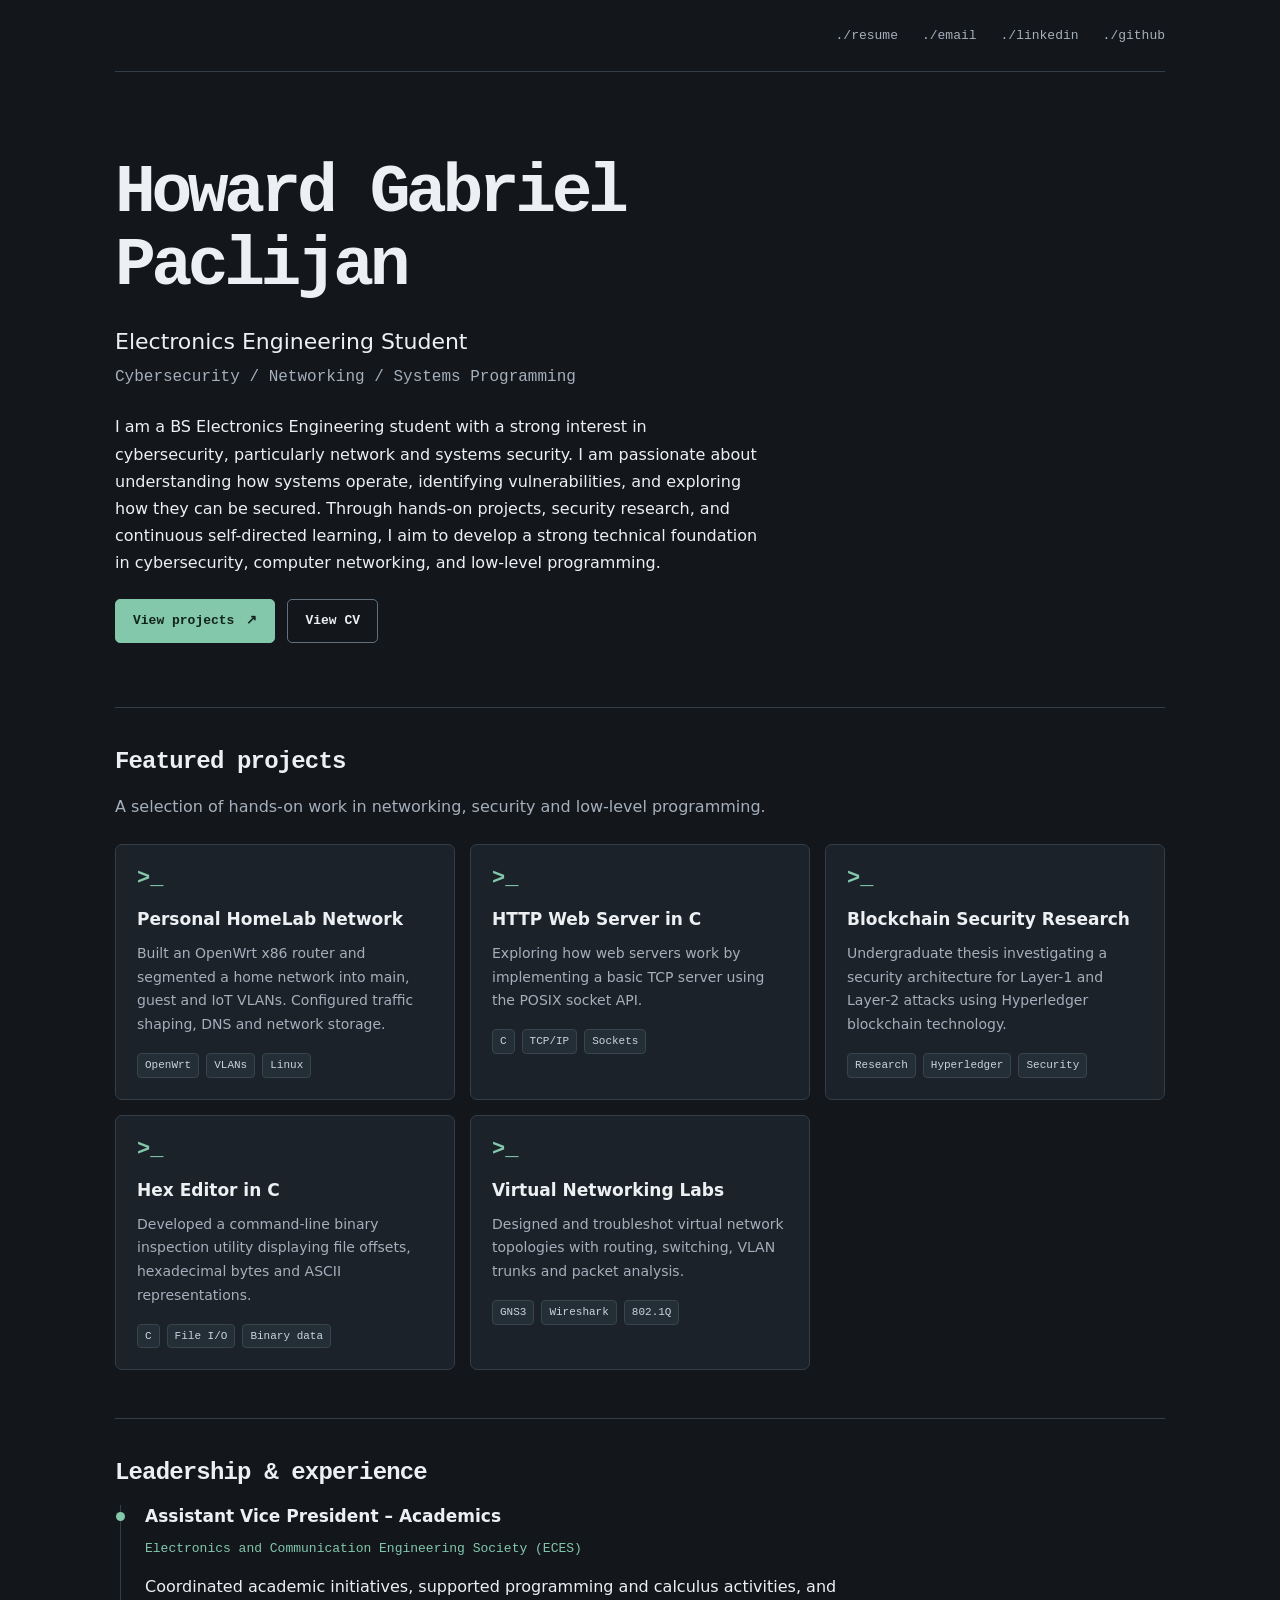
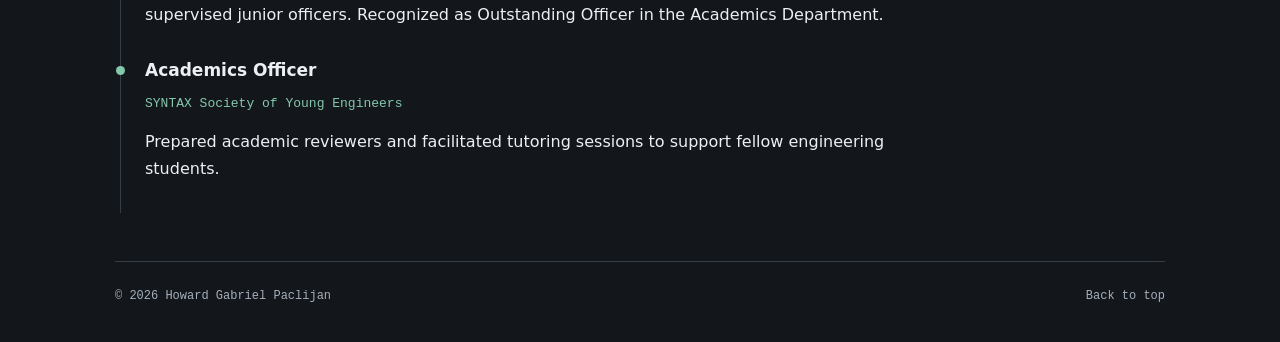
<file: index.html>
<!DOCTYPE html>
<html lang="en">

<head>
    <meta charset="utf-8">
    <meta name="viewport" content="width=device-width, initial-scale=1">
    <meta name="description" content="Electronics engineering student exploring cybersecurity, networking, and systems programming.">
    <meta name="theme-color" content="#13171c">

    <title>Howard Gabriel Paclijan | Portfolio</title>

    <link rel="stylesheet" href="style.css">
</head>

<body>

    <a class="skip" href="#main">Skip to content</a>

    <!-- Navigation -->
    <header class="wrap top">
        <nav aria-label="Main navigation">
            <a href="resume.pdf">./resume</a>
            <a href="mailto:howpaclijan@proton.me">./email</a>
            <a href="https://linkedin.com/in/howardpaclijan">./linkedin</a>
            <a href="https://github.com/hawuwh">./github</a>
        </nav>
    </header>

    <main id="main" class="wrap">

        <!-- Introduction -->
        <section class="hero" id="home">
            <h1>
                Howard Gabriel<br>
                Paclijan
            </h1>

            <p class="subtitle">
                Electronics Engineering Student
            </p>

            <p class="muted mono">
                Cybersecurity / Networking / Systems Programming
            </p>

            <p class="intro">
               I am a BS Electronics Engineering student  
               with a strong interest in cybersecurity,
               particularly network and systems security. I am passionate about
               understanding how systems operate, identifying vulnerabilities,
               and exploring how they can be secured. Through hands-on
               projects, security research, and continuous self-directed
               learning, I aim to develop a strong technical foundation in
               cybersecurity, computer networking, and low-level programming.
            </p>

            <div class="actions">
                <a class="button primary" href="#projects">
                    View projects <span aria-hidden="true">↗</span>
                </a>

                <a class="button" href="resume.pdf">View CV</a>
            </div>
        </section>


        <!-- Featured Projects -->
        <section id="projects">
            <div class="section-head">
                <h2>Featured projects</h2>
            </div>

            <p class="muted">
                A selection of hands-on work in networking, security
                and low-level programming.
            </p>

            <div class="cards">

                <!-- Project: HomeLab -->
                <article class="project">
                    <span class="project-icon" aria-hidden="true">&gt;_</span>

                    <h3>Personal HomeLab Network</h3>

                    <p>
                        Built an OpenWrt x86 router and segmented a home
                        network into main, guest and IoT VLANs. Configured
                        traffic shaping, DNS and network storage.
                    </p>

                    <div class="tags">
                        <span>OpenWrt</span>
                        <span>VLANs</span>
                        <span>Linux</span>
                    </div>
                </article>

                <!-- Project: HTTP Web Server -->
                <article class="project">
                    <span class="project-icon" aria-hidden="true">&gt;_</span>

                    <h3>HTTP Web Server in C</h3>

                    <p>
                        Exploring how web servers work by implementing
                        a basic TCP server using the POSIX socket API.
                    </p>

                    <div class="tags">
                        <span>C</span>
                        <span>TCP/IP</span>
                        <span>Sockets</span>
                    </div>
                </article>

                <!-- Project: Undergraduate Thesis -->
                <article class="project">
                    <span class="project-icon" aria-hidden="true">&gt;_</span>

                    <h3>Blockchain Security Research</h3>

                    <p>
                        Undergraduate thesis investigating a security
                        architecture for Layer-1 and Layer-2 attacks
                        using Hyperledger blockchain technology.
                    </p>

                    <div class="tags">
                        <span>Research</span>
                        <span>Hyperledger</span>
                        <span>Security</span>
                    </div>
                </article>

                <!-- Project: Hex Editor -->
                <article class="project">
                    <span class="project-icon" aria-hidden="true">&gt;_</span>

                    <h3>Hex Editor in C</h3>

                    <p>
                        Developed a command-line binary inspection utility
                        displaying file offsets, hexadecimal bytes and
                        ASCII representations.
                    </p>

                    <div class="tags">
                        <span>C</span>
                        <span>File I/O</span>
                        <span>Binary data</span>
                    </div>
                </article>

                <!-- Project: Virtual Networking -->
                <article class="project">
                    <span class="project-icon" aria-hidden="true">&gt;_</span>

                    <h3>Virtual Networking Labs</h3>

                    <p>
                        Designed and troubleshot virtual network
                        topologies with routing, switching, VLAN trunks
                        and packet analysis.
                    </p>

                    <div class="tags">
                        <span>GNS3</span>
                        <span>Wireshark</span>
                        <span>802.1Q</span>
                    </div>
                </article>

            </div>
        </section>


        <!-- Leadership and Experience -->
        <section id="experience">
            <div class="section-head">
                <h2>Leadership &amp; experience</h2>
            </div>

            <div class="timeline">

                <!-- ECES -->
                <article>
                    <h3>Assistant Vice President – Academics</h3>

                    <p class="accent mono small">
                        Electronics and Communication Engineering Society (ECES)
                    </p>

                    <p>
                        Coordinated academic initiatives, supported
                        programming and calculus activities, and supervised
                        junior officers. Recognized as Outstanding Officer
                        in the Academics Department.
                    </p>
                </article>

                <!-- SYNTAX -->
                <article>
                    <h3>Academics Officer</h3>

                    <p class="accent mono small">
                        SYNTAX Society of Young Engineers
                    </p>

                    <p>
                        Prepared academic reviewers and facilitated
                        tutoring sessions to support fellow engineering
                        students.
                    </p>
                </article>

            </div>
        </section>

    </main>


    <!-- Footer -->
    <footer class="wrap footer">
        <span>© 2026 Howard Gabriel Paclijan</span>
        <a href="#home">Back to top</a>
    </footer>

</body>

</html>
</file>
<file: style.css>
/* ==================================================
   Global Variables
   ================================================== */

:root {
    color-scheme: dark;

    --bg: #13171c;
    --panel: #1b222a;
    --text: #edf0f3;
    --muted: #a5afbb;
    --accent: #83c8aa;
    --line: #343e49;

    --mono: ui-monospace, SFMono-Regular, Consolas,
            "Liberation Mono", monospace;
}


/* ==================================================
   Global Styles
   ================================================== */

* {
    box-sizing: border-box;
}

html {
    scroll-behavior: smooth;
    scroll-padding-top: 2rem;
}

body {
    margin: 0;
    background: var(--bg);
    color: var(--text);
    font: 16px/1.7 system-ui, -apple-system, BlinkMacSystemFont,
          "Segoe UI", sans-serif;
}

a {
    color: inherit;
    text-decoration: none;
}

a:hover {
    color: var(--accent);
}

a:focus-visible,
summary:focus-visible {
    outline: 2px solid var(--accent);
    outline-offset: 5px;
}

.wrap {
    width: min(1050px, calc(100% - 48px));
    margin: auto;
}


/* ==================================================
   Navigation
   ================================================== */

.top {
    display: flex;
    align-items: center;
    justify-content: flex-end;
    gap: 24px;
    padding: 28px 0;
    border-bottom: 1px solid var(--line);
}

.brand {
    font: bold 17px var(--mono);
    color: var(--accent);
}

nav {
    display: flex;
    flex-wrap: wrap;
    justify-content: flex-end;
    gap: 24px;
    font: 13px var(--mono);
    color: var(--muted);
}


/* ==================================================
   Typography
   ================================================== */

h1,
h2,
h3,
p {
    margin-top: 0;
}

h1 {
    font: 700 clamp(40px, 7vw, 68px)/1.08 var(--mono);
    letter-spacing: -0.065em;
    margin-bottom: 20px;
}

h2 {
    font: 700 24px/1.3 var(--mono);
    letter-spacing: -0.035em;
    margin: 0;
}

h3 {
    font-size: 17px;
    line-height: 1.4;
    margin-bottom: 10px;
}

.prompt,
.mono,
.tags,
.button,
.footer {
    font-family: var(--mono);
}

.prompt,
.accent {
    color: var(--accent);
}

.muted {
    color: var(--muted);
}

.small {
    font-size: 13px;
}


/* ==================================================
   Hero / Introduction
   ================================================== */

.hero {
    padding: 84px 0 64px;
}

.prompt {
    margin: 0 0 14px;
}

.subtitle {
    font-size: 22px;
    margin-bottom: 4px;
}

.intro {
    max-width: 650px;
    margin: 22px 0;
}


/* ==================================================
   Buttons
   ================================================== */

.actions {
    display: flex;
    gap: 12px;
    flex-wrap: wrap;
}

.button {
    display: inline-flex;
    align-items: center;
    justify-content: center;
    gap: 12px;

    padding: 10px 17px;
    border: 1px solid #61717f;
    border-radius: 5px;

    font-size: 13px;
    font-weight: 600;
}

.button:hover {
    border-color: var(--accent);
}

.primary {
    background: var(--accent);
    color: #13231d;
    border-color: var(--accent);
}

.primary:hover {
    background: #a2dec3;
    color: #13231d;
}


/* ==================================================
   Section Layout
   ================================================== */

main > section:not(.hero) {
    padding: 38px 0 48px;
    border-top: 1px solid var(--line);
}

.section-head {
    display: flex;
    align-items: baseline;
    margin-bottom: 16px;
}

.index {
    font-size: 13px;
}


/* ==================================================
   Featured Projects
   ================================================== */

.cards {
    display: grid;
    grid-template-columns: repeat(3, minmax(0, 1fr));
    gap: 15px;
    margin-top: 24px;
}

.project,
.panel {
    background: var(--panel);
    border: 1px solid var(--line);
    padding: 21px;
    border-radius: 7px;
}

.project {
    display: flex;
    flex-direction: column;
    transition: border-color 0.2s;
}

.project:hover {
    border-color: var(--accent);
}

.project-icon {
    font: 700 22px var(--mono);
    color: var(--accent);
    margin-bottom: 17px;
}

.project p {
    font-size: 14px;
    color: var(--muted);
    margin-bottom: 16px;
}


/* ==================================================
   Project Tags
   ================================================== */

.tags {
    display: flex;
    flex-wrap: wrap;
    gap: 7px;
    font-size: 11px;
}

.tags span {
    background: #242e37;
    border: 1px solid #37434d;
    border-radius: 4px;
    padding: 2px 7px;
    color: #c8d5dd;
}


/* ==================================================
   Panels and Technical Skills
   ================================================== */

.skills-panel {
    margin-top: 22px;
}

.split {
    display: grid;
    grid-template-columns: 1fr 1fr;
    gap: 15px;
    margin-top: 24px;
}

.panel p:last-child {
    margin-bottom: 0;
}

.panel .small {
    margin-top: 16px;
}


/* ==================================================
   Leadership and Experience
   ================================================== */

.timeline {
    border-left: 1px solid var(--line);
    margin-left: 5px;
    padding-left: 24px;
}

.timeline article {
    position: relative;
    padding-bottom: 15px;
}

.timeline article::before {
    content: "";
    position: absolute;

    left: -29px;
    top: 7px;

    width: 9px;
    height: 9px;

    border-radius: 50%;
    background: var(--accent);
}

.timeline article p {
    max-width: 770px;
}


/* ==================================================
   Resume
   ================================================== */

.resume {
    display: flex;
    align-items: center;
    justify-content: space-between;
    gap: 20px;
}

.resume-page {
    max-width: 760px;
    padding: 45px 0;
}

.resume-page section {
    margin: 25px 0;
}

.resume-page h1 {
    font-size: 40px;
}

.resume-page h2 {
    font-size: 20px;
    margin-bottom: 14px;
}


/* ==================================================
   Email and Contact Links
   ================================================== */

.about-email {
    font: 13px var(--mono);
    margin: -4px 0 16px;
}

.about-email a {
    color: var(--accent);
    text-decoration: underline;
    text-decoration-color: #526f64;
    text-underline-offset: 4px;
}

.about-email a:hover {
    color: var(--text);
}

.contact-links {
    display: grid;
    grid-template-columns: repeat(auto-fit, minmax(220px, 1fr));
    gap: 10px;
    margin-top: 24px;
}

.contact-links a {
    display: flex;
    flex-direction: column;
    gap: 5px;

    padding: 14px 16px;
    border: 1px solid var(--line);
    border-radius: 6px;

    color: var(--text);
    text-decoration: none;
    background: var(--panel);
}

.contact-links a:hover {
    border-color: var(--accent);
}

.contact-links a span {
    font-size: 0.88rem;
    color: var(--muted);
    overflow-wrap: anywhere;
}


/* ==================================================
   Footer
   ================================================== */

.footer {
    display: flex;
    justify-content: space-between;
    gap: 15px;

    padding: 24px 0 35px;
    border-top: 1px solid var(--line);

    color: var(--muted);
    font-size: 12px;
}


/* ==================================================
   Accessibility
   ================================================== */

.skip {
    position: absolute;
    left: 10px;
    top: -100px;

    background: var(--accent);
    color: var(--bg);
    padding: 8px;
}

.skip:focus {
    top: 10px;
}


/* ==================================================
   Responsive Design - Tablet
   ================================================== */

@media (max-width: 800px) {
    .cards {
        grid-template-columns: repeat(2, minmax(0, 1fr));
    }

    .top {
        justify-content: flex-end;
        gap: 16px;
    }

    .hero {
        padding: 60px 0 45px;
    }
}


/* ==================================================
   Responsive Design - Mobile
   ================================================== */

@media (max-width: 520px) {
    .wrap {
        width: calc(100% - 32px);
    }

    nav {
        gap: 14px;
        font-size: 12px;
    }

    .cards,
    .split {
        grid-template-columns: 1fr;
    }

    .resume,
    .footer {
        align-items: flex-start;
        flex-direction: column;
    }

    .hero {
        padding-top: 48px;
    }

    .subtitle {
        font-size: 19px;
    }
}


/* ==================================================
   Reduced Motion
   ================================================== */

@media (prefers-reduced-motion: reduce) {
    html {
        scroll-behavior: auto;
    }

    * {
        transition: none !important;
    }
}


/* ==================================================
   Print Styles
   ================================================== */

@media print {
    body {
        background: white;
        color: black;
    }

    .top,
    .footer,
    .actions,
    .skip {
        display: none;
    }

    .muted,
    .accent {
        color: #333;
    }

    .wrap {
        width: 100%;
    }

    .resume-page {
        padding: 0;
    }
}
</file>
